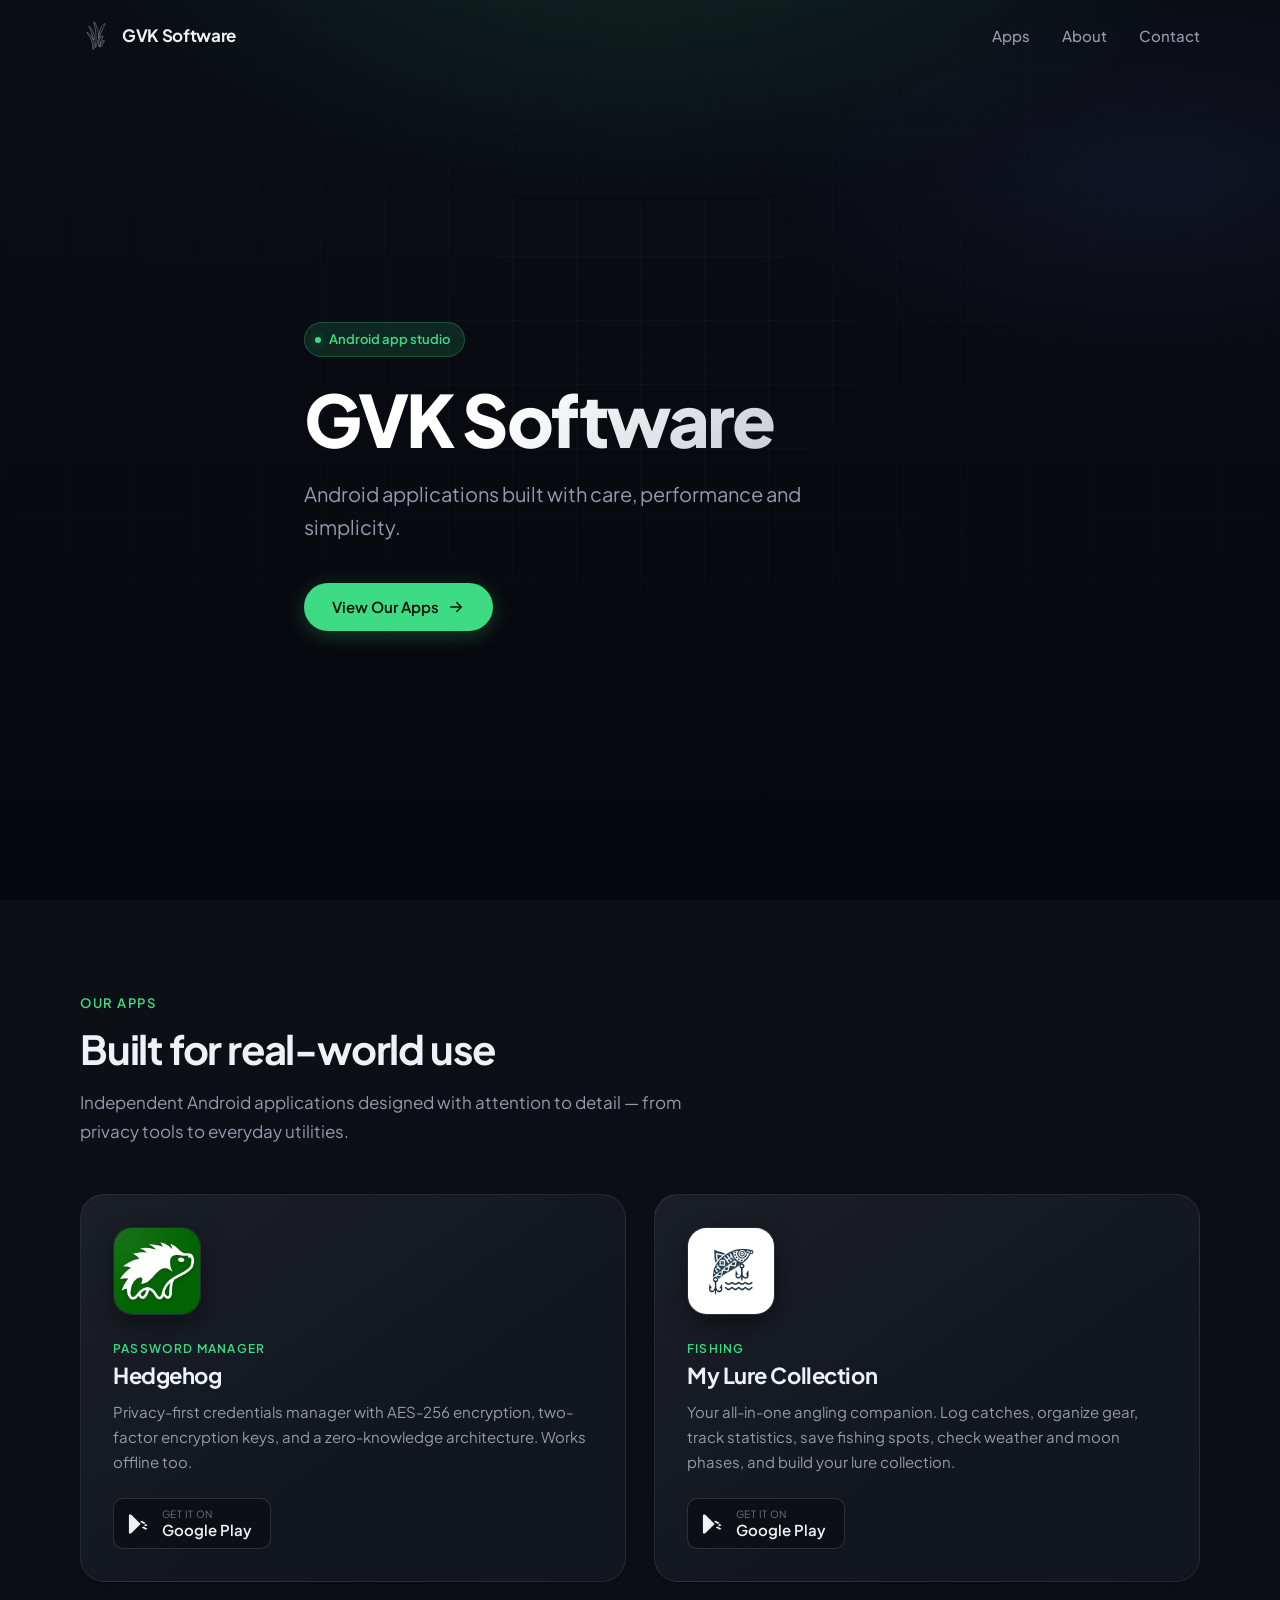
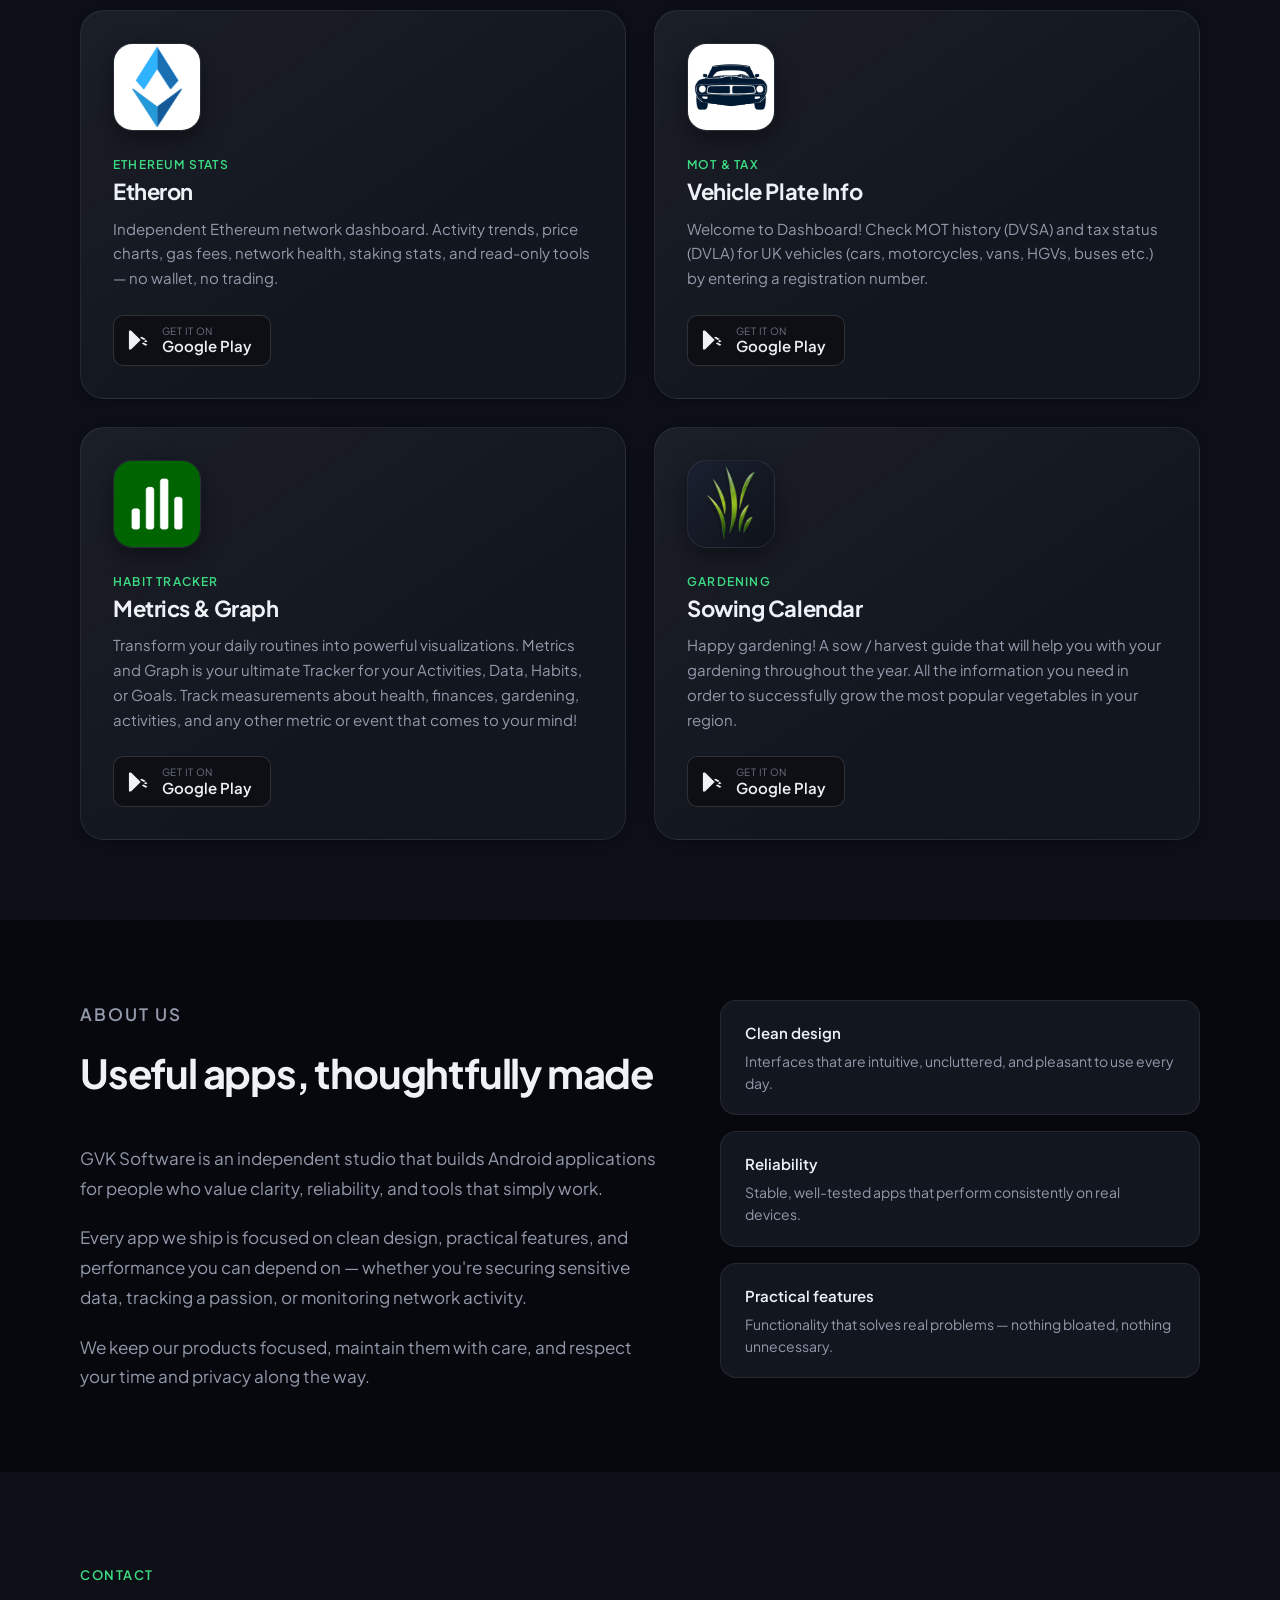
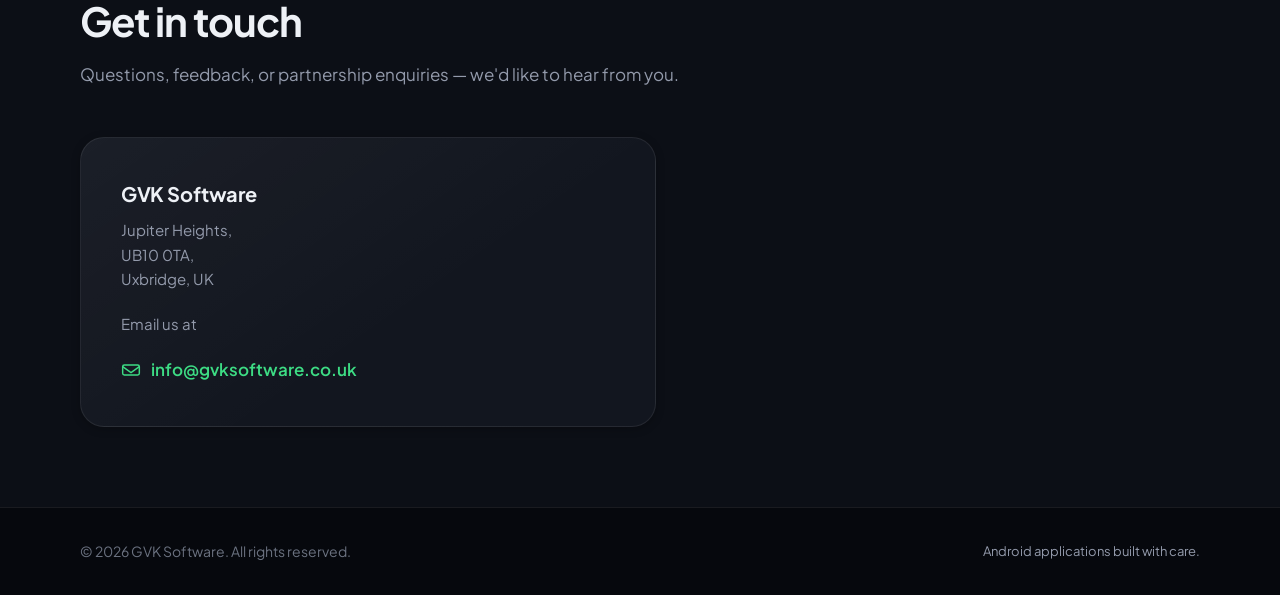
<file: index.html>
<!DOCTYPE html>
<html lang="en">
<head>
  <meta charset="UTF-8">
  <meta name="viewport" content="width=device-width, initial-scale=1.0">
  <meta http-equiv="X-UA-Compatible" content="IE=edge">

  <!-- Primary SEO -->
  <title>GVK Software — Android Applications Built with Care</title>
  <meta name="description" content="GVK Software creates useful Android applications focused on clean design, reliability, and practical features. Explore Hedgehog, My Lure Collection, and Etheron on Google Play.">
  <meta name="author" content="GVK Software">
  <meta name="robots" content="index, follow">
  <link rel="canonical" href="https://gvksoftware.co.uk/">

  <!-- Open Graph -->
  <meta property="og:type" content="website">
  <meta property="og:site_name" content="GVK Software">
  <meta property="og:title" content="GVK Software — Android Applications Built with Care">
  <meta property="og:description" content="Android applications built with care, performance and simplicity. Privacy-first tools and practical apps from an independent studio.">
  <meta property="og:url" content="https://gvksoftware.co.uk/">
  <meta property="og:locale" content="en_GB">
  <!-- Replace with your preferred social preview image when available -->
  <meta property="og:image" content="https://gvksoftware.co.uk/assets/og-image.jpg">

  <!-- Twitter Card -->
  <meta name="twitter:card" content="summary_large_image">
  <meta name="twitter:title" content="GVK Software — Android Applications Built with Care">
  <meta name="twitter:description" content="Android applications built with care, performance and simplicity.">

  <!-- Favicon -->
  <link rel="icon" href="/favicon.svg" type="image/svg+xml">
  <link rel="apple-touch-icon" href="/favicon.svg">

  <!-- Fonts -->
  <link rel="preconnect" href="https://fonts.googleapis.com">
  <link rel="preconnect" href="https://fonts.gstatic.com" crossorigin>
  <link href="https://fonts.googleapis.com/css2?family=Plus+Jakarta+Sans:wght@400;500;600;700;800&display=swap" rel="stylesheet">

  <link rel="stylesheet" href="style.css">

  <!-- Structured data -->
  <script type="application/ld+json">
  {
    "@context": "https://schema.org",
    "@type": "Organization",
    "name": "GVK Software",
    "url": "https://gvksoftware.co.uk/",
    "description": "GVK Software creates Android applications focused on clean design, reliability, and practical features.",
    "email": "info@gvksoftware.co.uk",
    "address": {
      "@type": "PostalAddress",
      "streetAddress": "Jupiter Heights",
      "postalCode": "UB10 0TA",
      "addressLocality": "Uxbridge",
      "addressCountry": "GB"
    }
  }
  </script>
</head>
<body>
  <a class="skip-link" href="#main">Skip to content</a>

  <header class="site-header">
    <div class="container site-header__inner">
      <a class="site-logo" href="#top" aria-label="GVK Software — home">
        <img class="site-logo__mark" src="favicon.svg" alt="" width="32" height="32">
        <span>GVK Software</span>
      </a>

      <button
        class="nav-toggle"
        type="button"
        aria-label="Open menu"
        aria-expanded="false"
        aria-controls="site-nav"
      >
        <span class="nav-toggle__bar"></span>
        <span class="nav-toggle__bar"></span>
        <span class="nav-toggle__bar"></span>
      </button>

      <nav class="site-nav" id="site-nav" aria-label="Primary">
        <a href="#apps">Apps</a>
        <a href="#about">About</a>
        <a href="#contact">Contact</a>
      </nav>
    </div>
  </header>

  <main id="main">
    <!-- Hero -->
    <section class="hero" id="top" aria-labelledby="hero-title">
      <div class="container hero__content">
        <p class="hero__badge">
          <span class="hero__badge-dot" aria-hidden="true"></span>
          Android app studio
        </p>
        <h1 class="hero__title" id="hero-title">GVK Software</h1>
        <p class="hero__subtitle">
          Android applications built with care, performance and simplicity.
        </p>
        <a class="btn btn--primary" href="#apps">
          View Our Apps
          <svg class="btn__arrow" width="18" height="18" viewBox="0 0 24 24" fill="none" aria-hidden="true">
            <path d="M5 12h14M13 6l6 6-6 6" stroke="currentColor" stroke-width="2" stroke-linecap="round" stroke-linejoin="round"/>
          </svg>
        </a>
      </div>
    </section>

    <!-- Apps — cards rendered from script.js APPS array -->
    <section class="section apps" id="apps" aria-labelledby="apps-title">
      <div class="container">
        <header class="section__header">
          <p class="section__eyebrow">Our apps</p>
          <h2 class="section__title" id="apps-title">Built for real-world use</h2>
          <p class="section__lead">
            Independent Android applications designed with attention to detail — from privacy tools to everyday utilities.
          </p>
        </header>

        <div class="apps-grid" id="apps-grid" aria-live="polite">
          <!-- App cards injected by script.js -->
        </div>
      </div>
    </section>

    <!-- About -->
    <section class="section about" id="about" aria-labelledby="about-title">
      <div class="container about__grid">
        <div class="about__text">
          <header class="section__header">
            <p class="section__eyebrow">About us</p>
            <h2 class="section__title" id="about-title">Useful apps, thoughtfully made</h2>
          </header>
          <p>
            GVK Software is an independent studio that builds Android applications for people who value clarity, reliability, and tools that simply work.
          </p>
          <p>
            Every app we ship is focused on clean design, practical features, and performance you can depend on — whether you're securing sensitive data, tracking a passion, or monitoring network activity.
          </p>
          <p>
            We keep our products focused, maintain them with care, and respect your time and privacy along the way.
          </p>
        </div>

        <ul class="about__pillars" aria-label="Our principles">
          <li class="pillar">
            <h3 class="pillar__title">Clean design</h3>
            <p class="pillar__text">Interfaces that are intuitive, uncluttered, and pleasant to use every day.</p>
          </li>
          <li class="pillar">
            <h3 class="pillar__title">Reliability</h3>
            <p class="pillar__text">Stable, well-tested apps that perform consistently on real devices.</p>
          </li>
          <li class="pillar">
            <h3 class="pillar__title">Practical features</h3>
            <p class="pillar__text">Functionality that solves real problems — nothing bloated, nothing unnecessary.</p>
          </li>
        </ul>
      </div>
    </section>

    <!-- Contact -->
    <section class="section contact" id="contact" aria-labelledby="contact-title">
      <div class="container">
        <header class="section__header">
          <p class="section__eyebrow">Contact</p>
          <h2 class="section__title" id="contact-title">Get in touch</h2>
          <p class="section__lead">
            Questions, feedback, or partnership enquiries — we'd like to hear from you.
          </p>
        </header>

        <div class="contact-card">
          <p class="contact-card__business">GVK Software</p>
          <address class="contact-card__address">
            Jupiter Heights,<br>
            UB10 0TA,<br>
            Uxbridge, UK
          </address>
          <p class="contact-card__label">Email us at</p>
          <a class="contact-card__email" href="mailto:info@gvksoftware.co.uk">
            <svg viewBox="0 0 24 24" fill="none" aria-hidden="true">
              <path d="M4 6h16a2 2 0 0 1 2 2v8a2 2 0 0 1-2 2H4a2 2 0 0 1-2-2V8a2 2 0 0 1 2-2z" stroke="currentColor" stroke-width="1.75"/>
              <path d="M22 8l-10 7L2 8" stroke="currentColor" stroke-width="1.75" stroke-linecap="round"/>
            </svg>
            info@gvksoftware.co.uk
          </a>
        </div>
      </div>
    </section>
  </main>

  <footer class="site-footer">
    <div class="container site-footer__inner">
      <p class="site-footer__copy">&copy; 2026 GVK Software. All rights reserved.</p>
      <p class="site-footer__tagline">Android applications built with care.</p>
    </div>
  </footer>

  <script src="script.js" defer></script>
</body>
</html>
</file>
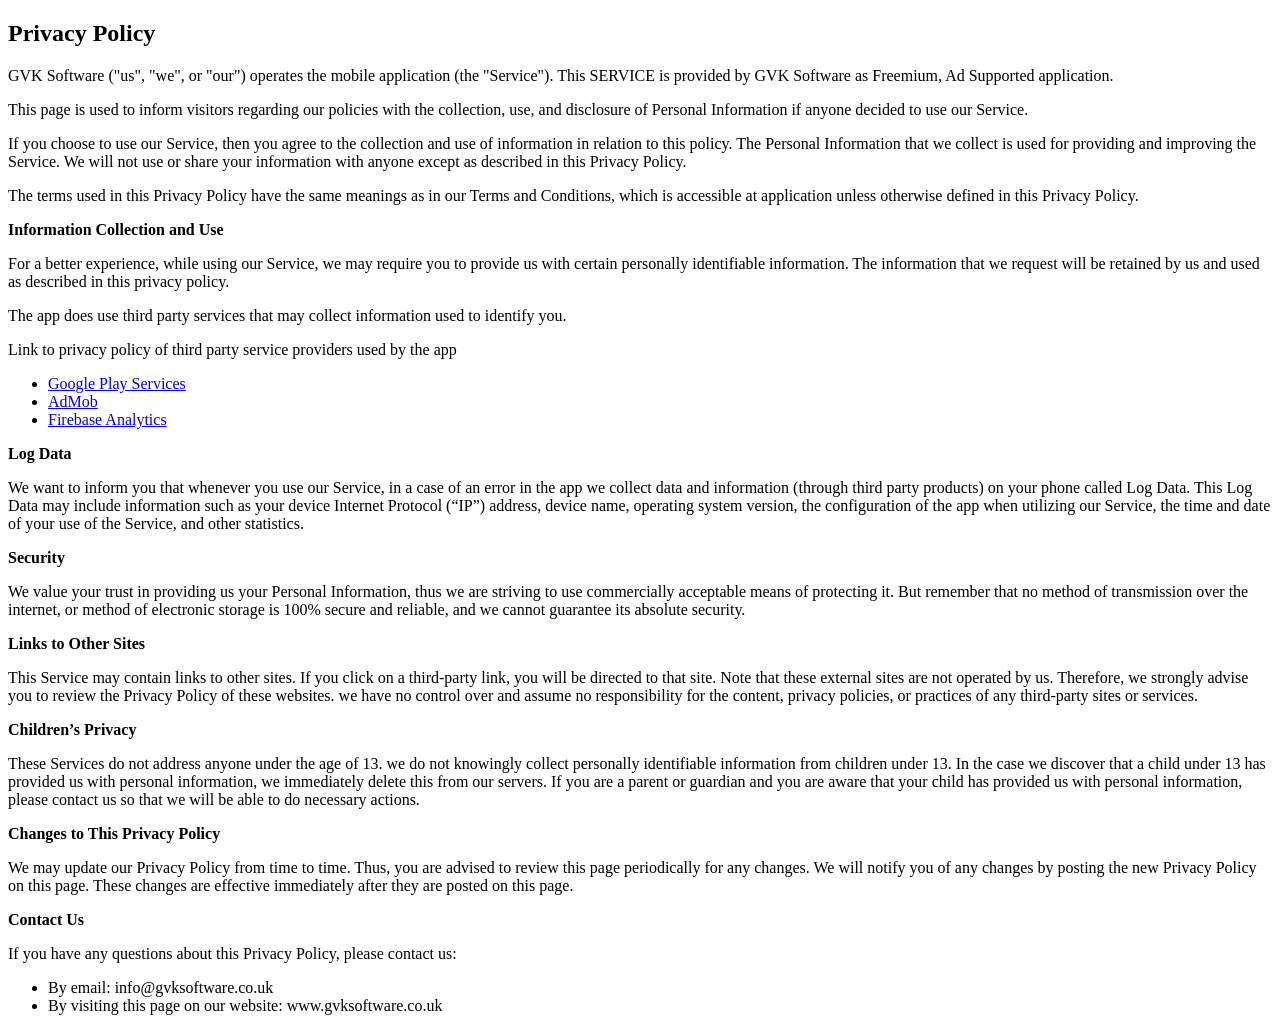
<file: privacy-policy/index.html>
<!DOCTYPE html>
<html lang="en">
<head>
  <meta charset="UTF-8" />
  <meta name="viewport" content="width=device-width, initial-scale=1.0" />
  <title>Privacy Policy - GVK Software</title>
</head>
<body>
  <div id="privacy_content">
    <h2>Privacy Policy</h2>
    <p>GVK Software ("us", "we", or "our") operates the mobile application (the "Service"). This SERVICE is provided by GVK Software as Freemium, Ad Supported application.</p>
    <p>This page is used to inform visitors regarding our policies with the collection, use, and disclosure of Personal Information if anyone decided to use our Service.</p>
    <p>If you choose to use our Service, then you agree to the collection and use of information in relation to this policy. The Personal Information that we collect is used for providing and improving the Service. We will not use or share your information with anyone except as described in this Privacy Policy.</p>
    <p>The terms used in this Privacy Policy have the same meanings as in our Terms and Conditions, which is accessible at application unless otherwise defined in this Privacy Policy.</p>

    <p><strong>Information Collection and Use</strong></p>
    <p>For a better experience, while using our Service, we may require you to provide us with certain personally identifiable information. The information that we request will be retained by us and used as described in this privacy policy.</p>
    <p>The app does use third party services that may collect information used to identify you.</p>

    <div>
      <p>Link to privacy policy of third party service providers used by the app</p>
      <ul>
        <li><a href="https://www.google.com/policies/privacy/" target="_blank" rel="noopener noreferrer">Google Play Services</a></li>
        <li><a href="https://support.google.com/admob/answer/6128543?hl=en" target="_blank" rel="noopener noreferrer">AdMob</a></li>
        <li><a href="https://firebase.google.com/policies/analytics" target="_blank" rel="noopener noreferrer">Firebase Analytics</a></li>
      </ul>
    </div>

    <p><strong>Log Data</strong></p>
    <p>We want to inform you that whenever you use our Service, in a case of an error in the app we collect data and information (through third party products) on your phone called Log Data. This Log Data may include information such as your device Internet Protocol (“IP”) address, device name, operating system version, the configuration of the app when utilizing our Service, the time and date of your use of the Service, and other statistics.</p>

    <p><strong>Security</strong></p>
    <p>We value your trust in providing us your Personal Information, thus we are striving to use commercially acceptable means of protecting it. But remember that no method of transmission over the internet, or method of electronic storage is 100% secure and reliable, and we cannot guarantee its absolute security.</p>

    <p><strong>Links to Other Sites</strong></p>
    <p>This Service may contain links to other sites. If you click on a third-party link, you will be directed to that site. Note that these external sites are not operated by us. Therefore, we strongly advise you to review the Privacy Policy of these websites. we have no control over and assume no responsibility for the content, privacy policies, or practices of any third-party sites or services.</p>

    <p><strong>Children’s Privacy</strong></p>
    <p>These Services do not address anyone under the age of 13. we do not knowingly collect personally identifiable information from children under 13. In the case we discover that a child under 13 has provided us with personal information, we immediately delete this from our servers. If you are a parent or guardian and you are aware that your child has provided us with personal information, please contact us so that we will be able to do necessary actions.</p>

    <p><strong>Changes to This Privacy Policy</strong></p>
    <p>We may update our Privacy Policy from time to time. Thus, you are advised to review this page periodically for any changes. We will notify you of any changes by posting the new Privacy Policy on this page. These changes are effective immediately after they are posted on this page.</p>

    <p><strong>Contact Us</strong></p>
    <p>If you have any questions about this Privacy Policy, please contact us:</p>
    <ul>
      <li>By email: info@gvksoftware.co.uk</li>
      <li>By visiting this page on our website: www.gvksoftware.co.uk</li>
    </ul>
  </div>
</body>
</html>
</file>
<file: style.css>
/* ==========================================================================
   GVK Software — styles
   Mobile-first, dark theme landing page
   ========================================================================== */

:root {
  --color-bg: #06080d;
  --color-bg-elevated: #0c0f16;
  --color-surface: #12161f;
  --color-surface-hover: #181d28;
  --color-border: rgba(255, 255, 255, 0.08);
  --color-border-strong: rgba(255, 255, 255, 0.14);
  --color-text: #eef1f6;
  --color-text-muted: #939aab;
  --color-text-subtle: #6b7280;
  --color-accent: #3ddc84;
  --color-accent-dim: rgba(61, 220, 132, 0.14);
  --color-accent-glow: rgba(61, 220, 132, 0.35);
  --gradient-hero: radial-gradient(ellipse 80% 60% at 50% -10%, rgba(61, 220, 132, 0.12), transparent 55%),
    radial-gradient(ellipse 60% 40% at 90% 20%, rgba(99, 102, 241, 0.08), transparent 50%),
    linear-gradient(180deg, #0a0d14 0%, var(--color-bg) 100%);
  --gradient-card: linear-gradient(145deg, rgba(255, 255, 255, 0.04) 0%, rgba(255, 255, 255, 0) 60%);
  --font-sans: "Plus Jakarta Sans", system-ui, -apple-system, "Segoe UI", sans-serif;
  --radius-sm: 10px;
  --radius-md: 16px;
  --radius-lg: 24px;
  --radius-full: 9999px;
  --shadow-sm: 0 2px 8px rgba(0, 0, 0, 0.25);
  --shadow-md: 0 8px 32px rgba(0, 0, 0, 0.35);
  --shadow-glow: 0 0 40px var(--color-accent-glow);
  --header-height: 72px;
  --container: min(1120px, calc(100% - 2.5rem));
  --transition: 0.25s cubic-bezier(0.4, 0, 0.2, 1);
}

*,
*::before,
*::after {
  box-sizing: border-box;
}

html {
  scroll-behavior: smooth;
  -webkit-text-size-adjust: 100%;
}

body {
  margin: 0;
  font-family: var(--font-sans);
  font-size: 1rem;
  line-height: 1.6;
  color: var(--color-text);
  background: var(--color-bg);
  -webkit-font-smoothing: antialiased;
  -moz-osx-font-smoothing: grayscale;
}

body.nav-open {
  overflow: hidden;
}

img {
  max-width: 100%;
  height: auto;
  display: block;
}

a {
  color: inherit;
  text-decoration: none;
}

ul {
  margin: 0;
  padding: 0;
  list-style: none;
}

:focus-visible {
  outline: 2px solid var(--color-accent);
  outline-offset: 3px;
}

.skip-link {
  position: absolute;
  top: -100%;
  left: 1rem;
  z-index: 1000;
  padding: 0.75rem 1.25rem;
  background: var(--color-accent);
  color: #041008;
  font-weight: 600;
  border-radius: var(--radius-sm);
  transition: top var(--transition);
}

.skip-link:focus {
  top: 1rem;
}

.container {
  width: var(--container);
  margin-inline: auto;
}

.section {
  padding-block: 5rem;
}

.section__header {
  max-width: 40rem;
  margin-bottom: 3rem;
}

.section__eyebrow {
  display: inline-block;
  margin-bottom: 0.75rem;
  font-size: 0.8125rem;
  font-weight: 600;
  letter-spacing: 0.12em;
  text-transform: uppercase;
  color: var(--color-accent);
}

.section__title {
  margin: 0 0 1rem;
  font-size: clamp(1.75rem, 4vw, 2.5rem);
  font-weight: 700;
  letter-spacing: -0.03em;
  line-height: 1.15;
}

.section__lead {
  margin: 0;
  font-size: 1.0625rem;
  color: var(--color-text-muted);
  line-height: 1.7;
}

/* Header
   -------------------------------------------------------------------------- */

.site-header {
  position: fixed;
  inset: 0 0 auto;
  z-index: 100;
  height: var(--header-height);
  border-bottom: 1px solid transparent;
  transition: background var(--transition), border-color var(--transition), backdrop-filter var(--transition);
}

.site-header--scrolled {
  background: rgba(6, 8, 13, 0.82);
  border-color: var(--color-border);
  backdrop-filter: blur(16px);
  -webkit-backdrop-filter: blur(16px);
}

.site-header__inner {
  display: flex;
  align-items: center;
  justify-content: space-between;
  height: 100%;
}

.site-logo {
  display: inline-flex;
  align-items: center;
  gap: 0.625rem;
  font-weight: 700;
  font-size: 1.0625rem;
  letter-spacing: -0.02em;
  transition: opacity var(--transition);
}

.site-logo:hover {
  opacity: 0.85;
}

.site-logo__mark {
  width: 32px;
  height: 32px;
  border-radius: 8px;
}

.site-nav {
  display: none;
  align-items: center;
  gap: 2rem;
}

.site-nav a {
  font-size: 0.9375rem;
  font-weight: 500;
  color: var(--color-text-muted);
  transition: color var(--transition);
}

.site-nav a:hover {
  color: var(--color-text);
}

.nav-toggle {
  display: flex;
  flex-direction: column;
  justify-content: center;
  gap: 5px;
  width: 44px;
  height: 44px;
  padding: 0;
  border: 1px solid var(--color-border);
  border-radius: var(--radius-sm);
  background: var(--color-surface);
  cursor: pointer;
  transition: background var(--transition), border-color var(--transition);
}

.nav-toggle:hover {
  background: var(--color-surface-hover);
  border-color: var(--color-border-strong);
}

.nav-toggle__bar {
  display: block;
  width: 18px;
  height: 2px;
  margin-inline: auto;
  background: var(--color-text);
  border-radius: 1px;
  transition: transform var(--transition), opacity var(--transition);
}

.nav-toggle[aria-expanded="true"] .nav-toggle__bar:nth-child(1) {
  transform: translateY(7px) rotate(45deg);
}

.nav-toggle[aria-expanded="true"] .nav-toggle__bar:nth-child(2) {
  opacity: 0;
}

.nav-toggle[aria-expanded="true"] .nav-toggle__bar:nth-child(3) {
  transform: translateY(-7px) rotate(-45deg);
}

@media (max-width: 767px) {
  .site-header__inner {
    position: relative;
  }

  .site-nav {
    position: fixed;
    inset: var(--header-height) 0 0;
    flex-direction: column;
    justify-content: flex-start;
    gap: 0;
    padding: 1.5rem;
    background: rgba(6, 8, 13, 0.97);
    backdrop-filter: blur(20px);
    -webkit-backdrop-filter: blur(20px);
    border-top: 1px solid var(--color-border);
    transform: translateY(-8px);
    opacity: 0;
    visibility: hidden;
    pointer-events: none;
    transition: opacity var(--transition), transform var(--transition), visibility var(--transition);
  }

  .site-nav--open {
    display: flex;
    transform: translateY(0);
    opacity: 1;
    visibility: visible;
    pointer-events: auto;
  }

  .site-nav a {
    display: block;
    width: 100%;
    padding: 1rem 0;
    font-size: 1.125rem;
    border-bottom: 1px solid var(--color-border);
  }
}

@media (min-width: 768px) {
  .site-nav {
    display: flex;
  }

  .nav-toggle {
    display: none;
  }
}

/* Hero
   -------------------------------------------------------------------------- */

.hero {
  position: relative;
  min-height: 100svh;
  display: flex;
  align-items: center;
  padding-top: var(--header-height);
  background: var(--gradient-hero);
  overflow: hidden;
}

.hero::before {
  content: "";
  position: absolute;
  inset: 0;
  background-image: linear-gradient(rgba(255, 255, 255, 0.025) 1px, transparent 1px),
    linear-gradient(90deg, rgba(255, 255, 255, 0.025) 1px, transparent 1px);
  background-size: 64px 64px;
  mask-image: radial-gradient(ellipse 70% 60% at 50% 40%, black, transparent);
  pointer-events: none;
}

.hero__content {
  position: relative;
  padding-block: 4rem 6rem;
  max-width: 42rem;
}

.hero__badge {
  display: inline-flex;
  align-items: center;
  gap: 0.5rem;
  margin-bottom: 1.5rem;
  padding: 0.375rem 0.875rem 0.375rem 0.625rem;
  font-size: 0.8125rem;
  font-weight: 600;
  color: var(--color-accent);
  background: var(--color-accent-dim);
  border: 1px solid rgba(61, 220, 132, 0.25);
  border-radius: var(--radius-full);
}

.hero__badge-dot {
  width: 6px;
  height: 6px;
  background: var(--color-accent);
  border-radius: 50%;
  box-shadow: 0 0 8px var(--color-accent-glow);
}

.hero__title {
  margin: 0 0 1.25rem;
  font-size: clamp(2.75rem, 8vw, 4.5rem);
  font-weight: 800;
  letter-spacing: -0.04em;
  line-height: 1.05;
  background: linear-gradient(135deg, #ffffff 30%, #a8b0bd 100%);
  -webkit-background-clip: text;
  background-clip: text;
  -webkit-text-fill-color: transparent;
}

.hero__subtitle {
  margin: 0 0 2.5rem;
  font-size: clamp(1.0625rem, 2.5vw, 1.25rem);
  color: var(--color-text-muted);
  line-height: 1.65;
  max-width: 36rem;
}

/* Buttons
   -------------------------------------------------------------------------- */

.btn {
  display: inline-flex;
  align-items: center;
  justify-content: center;
  gap: 0.5rem;
  padding: 0.9375rem 1.75rem;
  font-family: inherit;
  font-size: 0.9375rem;
  font-weight: 600;
  line-height: 1;
  border: none;
  border-radius: var(--radius-full);
  cursor: pointer;
  transition: transform var(--transition), box-shadow var(--transition), background var(--transition), color var(--transition);
}

.btn--primary {
  color: #041008;
  background: var(--color-accent);
  box-shadow: 0 4px 20px rgba(61, 220, 132, 0.25);
}

.btn--primary:hover {
  transform: translateY(-2px);
  box-shadow: var(--shadow-glow);
}

.btn--primary:active {
  transform: translateY(0);
}

.btn__arrow {
  transition: transform var(--transition);
}

.btn--primary:hover .btn__arrow {
  transform: translateX(3px);
}

/* Apps grid
   -------------------------------------------------------------------------- */

.apps {
  background: var(--color-bg-elevated);
}

.apps-grid {
  display: grid;
  gap: 1.5rem;
}

.app-card {
  display: flex;
  flex-direction: column;
  gap: 1.5rem;
  padding: 1.75rem;
  background: var(--gradient-card), var(--color-surface);
  border: 1px solid var(--color-border);
  border-radius: var(--radius-lg);
  box-shadow: var(--shadow-sm);
  transition: transform var(--transition), border-color var(--transition), box-shadow var(--transition), background var(--transition);
}

.app-card:hover {
  transform: translateY(-4px);
  border-color: var(--color-border-strong);
  box-shadow: var(--shadow-md);
  background: var(--gradient-card), var(--color-surface-hover);
}

.app-card__icon-wrap {
  flex-shrink: 0;
}

.app-card__icon {
  width: 88px;
  height: 88px;
  border-radius: 22%;
  object-fit: cover;
  box-shadow: 0 8px 24px rgba(0, 0, 0, 0.4);
  border: 1px solid var(--color-border);
  background: linear-gradient(135deg, #1a2030, #0e1219);
}

.app-card__tagline {
  margin: 0 0 0.25rem;
  font-size: 0.75rem;
  font-weight: 600;
  letter-spacing: 0.1em;
  text-transform: uppercase;
  color: var(--color-accent);
}

.app-card__title {
  margin: 0 0 0.75rem;
  font-size: 1.375rem;
  font-weight: 700;
  letter-spacing: -0.02em;
  line-height: 1.2;
}

.app-card__description {
  margin: 0 0 1.5rem;
  font-size: 0.9375rem;
  color: var(--color-text-muted);
  line-height: 1.65;
}

/* Google Play badge
   -------------------------------------------------------------------------- */

.play-badge {
  display: inline-flex;
  align-items: center;
  gap: 0.75rem;
  padding: 0.625rem 1.125rem 0.625rem 0.875rem;
  background: #0d0f14;
  border: 1px solid var(--color-border-strong);
  border-radius: var(--radius-sm);
  transition: transform var(--transition), border-color var(--transition), background var(--transition), box-shadow var(--transition);
}

.play-badge:hover {
  transform: translateY(-2px);
  border-color: rgba(61, 220, 132, 0.4);
  background: #11141c;
  box-shadow: 0 4px 16px rgba(0, 0, 0, 0.3);
}

.play-badge__icon {
  width: 22px;
  height: 22px;
  color: var(--color-text);
  flex-shrink: 0;
}

.play-badge__text {
  display: flex;
  flex-direction: column;
  line-height: 1.15;
}

.play-badge__label {
  font-size: 0.625rem;
  color: var(--color-text-subtle);
  text-transform: uppercase;
  letter-spacing: 0.04em;
}

.play-badge__store {
  font-size: 0.9375rem;
  font-weight: 600;
  color: var(--color-text);
}

@media (min-width: 640px) {
  .apps-grid {
    grid-template-columns: repeat(2, 1fr);
  }

  .app-card {
    padding: 2rem;
  }

  .app-card--wide {
    grid-column: 1 / -1;
    flex-direction: row;
    align-items: flex-start;
  }
}

@media (min-width: 1024px) {
  .apps-grid {
    gap: 1.75rem;
  }
}

/* About
   -------------------------------------------------------------------------- */

.about {
  position: relative;
}

.about__grid {
  display: grid;
  gap: 2.5rem;
  align-items: start;
}

.about__text p {
  margin: 0 0 1.25rem;
  color: var(--color-text-muted);
  font-size: 1.0625rem;
  line-height: 1.75;
}

.about__text p:last-child {
  margin-bottom: 0;
}

.about__pillars {
  display: grid;
  gap: 1rem;
}

.pillar {
  padding: 1.25rem 1.5rem;
  background: var(--color-surface);
  border: 1px solid var(--color-border);
  border-radius: var(--radius-md);
  transition: border-color var(--transition), transform var(--transition);
}

.pillar:hover {
  border-color: var(--color-border-strong);
  transform: translateX(4px);
}

.pillar__title {
  margin: 0 0 0.375rem;
  font-size: 0.9375rem;
  font-weight: 600;
  color: var(--color-text);
}

.pillar__text {
  margin: 0;
  font-size: 0.875rem;
  color: var(--color-text-muted);
  line-height: 1.55;
}

@media (min-width: 768px) {
  .about__grid {
    grid-template-columns: 1.2fr 1fr;
    gap: 4rem;
  }
}

/* Contact
   -------------------------------------------------------------------------- */

.contact {
  background: var(--color-bg-elevated);
}

.contact-card {
  max-width: 36rem;
  padding: 2.5rem;
  background: var(--gradient-card), var(--color-surface);
  border: 1px solid var(--color-border);
  border-radius: var(--radius-lg);
  box-shadow: var(--shadow-sm);
  transition: border-color var(--transition), box-shadow var(--transition);
}

.contact-card:hover {
  border-color: var(--color-border-strong);
  box-shadow: var(--shadow-md);
}

.contact-card__business {
  margin: 0 0 0.5rem;
  font-size: 1.25rem;
  font-weight: 700;
  letter-spacing: -0.02em;
}

.contact-card__address {
  margin: 0 0 1.25rem;
  font-size: 0.9375rem;
  font-style: normal;
  line-height: 1.65;
  color: var(--color-text-muted);
}

.contact-card__label {
  margin: 0 0 1.25rem;
  font-size: 0.9375rem;
  color: var(--color-text-muted);
}

.contact-card__email {
  display: inline-flex;
  align-items: center;
  gap: 0.625rem;
  font-size: 1.0625rem;
  font-weight: 600;
  color: var(--color-accent);
  transition: opacity var(--transition), transform var(--transition);
}

.contact-card__email:hover {
  opacity: 0.85;
  transform: translateX(2px);
}

.contact-card__email svg {
  width: 20px;
  height: 20px;
  flex-shrink: 0;
}

/* Footer
   -------------------------------------------------------------------------- */

.site-footer {
  padding-block: 2rem;
  border-top: 1px solid var(--color-border);
  background: var(--color-bg);
}

.site-footer__inner {
  display: flex;
  flex-direction: column;
  align-items: center;
  gap: 0.75rem;
  text-align: center;
}

.site-footer__copy {
  margin: 0;
  font-size: 0.875rem;
  color: var(--color-text-subtle);
}

.site-footer__tagline {
  margin: 0;
  font-size: 0.8125rem;
  color: var(--color-text-muted);
}

@media (min-width: 640px) {
  .site-footer__inner {
    flex-direction: row;
    justify-content: space-between;
    text-align: left;
  }
}

/* Reduced motion
   -------------------------------------------------------------------------- */

@media (prefers-reduced-motion: reduce) {
  html {
    scroll-behavior: auto;
  }

  *,
  *::before,
  *::after {
    animation-duration: 0.01ms !important;
    animation-iteration-count: 1 !important;
    transition-duration: 0.01ms !important;
  }
}
</file>
